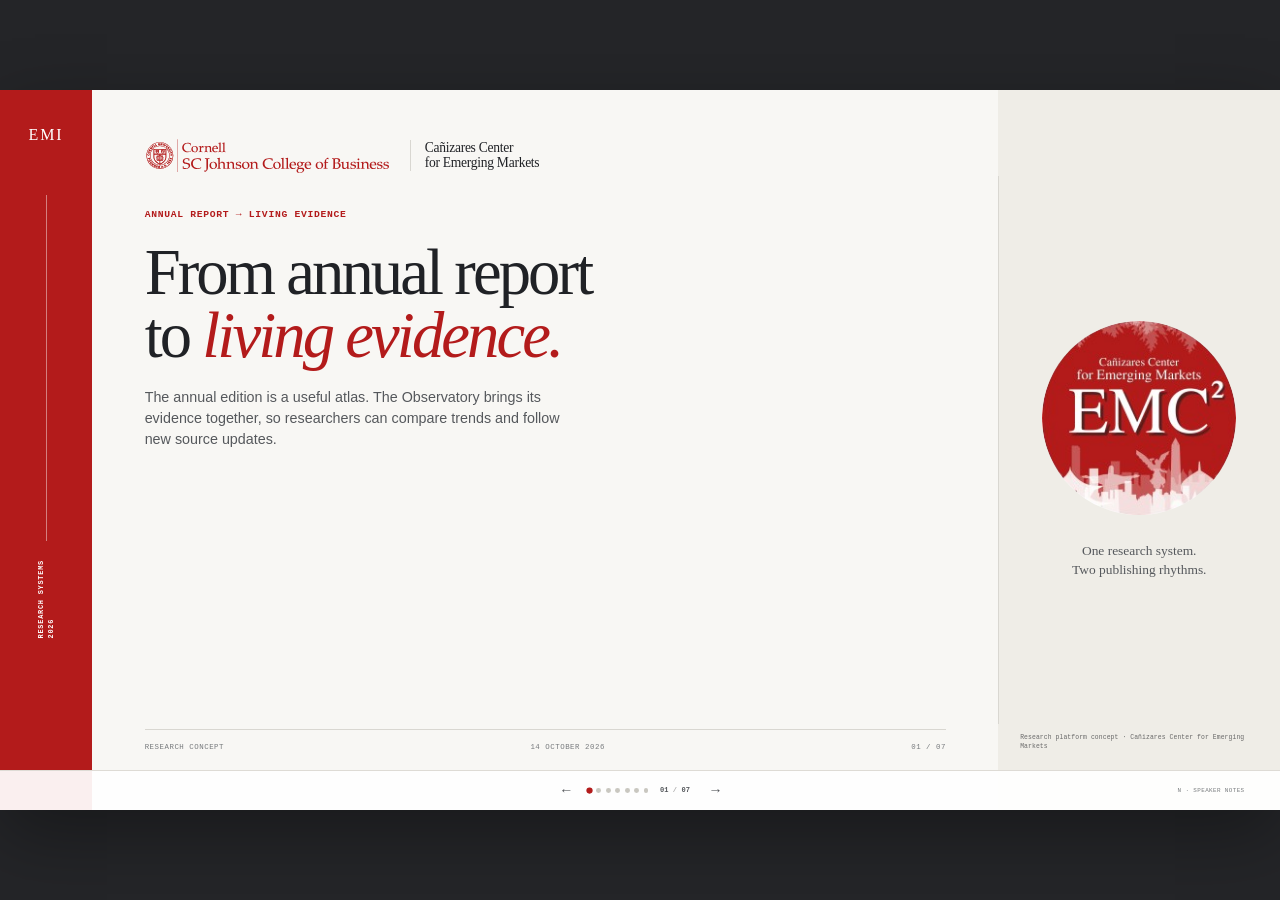
<file: index.html>
<!doctype html>
<html lang="en">
<head>
  <meta charset="utf-8">
  <meta name="viewport" content="width=device-width, initial-scale=1">
  <meta name="color-scheme" content="light">
  <meta name="description" content="A seven-slide project presentation of the Emerging Markets Insights Observatory.">
  <title>Emerging Markets Insights Observatory · Project presentation</title>
  <link rel="stylesheet" href="./deck.css">
  <script src="./deck.js" defer></script>
</head>
<body>
  <main class="deck" aria-label="Emerging Markets Insights Observatory presentation">
    <section class="slide slide-cover is-active" id="slide-1" data-slide="1" aria-labelledby="title-1">
      <div class="cover-rail"><span class="rail-mark">EMI</span><span class="rail-line"></span><span class="rail-caption">RESEARCH SYSTEMS<br>2026</span></div>
      <div class="cover-main">
        <header class="brand-lockup" aria-label="Cornell University"><img class="cornell-lockup" src="./assets/cornell-lockup.svg" alt="Cornell University · SC Johnson College of Business"><span class="lockup-placeholder" hidden aria-hidden="true"></span><span class="center-wordmark">Cañizares Center<br>for Emerging Markets</span></header>
        <p class="eyebrow">ANNUAL REPORT → LIVING EVIDENCE</p>
        <h1 id="title-1">From annual report<br>to <em>living evidence.</em></h1>
        <p class="cover-deck">The annual edition is a useful atlas. The Observatory brings its evidence together, so researchers can compare trends and follow new source updates.</p>
        <div class="cover-bottom"><span>RESEARCH CONCEPT</span><span>14 OCTOBER 2026</span><span>01 / 07</span></div>
      </div>
      <div class="cover-aside"><img class="center-emc2-logo" src="./assets/canizares-emc2.png" alt="EMC² · Cañizares Center for Emerging Markets"><p>One research system.<br>Two publishing rhythms.</p></div>
      <p class="slide-source cover-source">Research platform concept · Cañizares Center for Emerging Markets</p>
    </section>

    <section class="slide slide-evidence" id="slide-2" data-slide="2" aria-labelledby="title-2" hidden>
      <header class="slide-head"><p class="eyebrow">THE RESEARCH FOUNDATION</p><div class="slide-brand"><img class="cornell-slide-logo" src="./assets/cornell-lockup.svg" alt="Cornell University · SC Johnson College of Business"><span class="slide-index">02 / 07</span></div></header>
      <div class="evidence-layout">
        <div class="evidence-title"><h2 id="title-2">An annual atlas.<br><em>A living evidence base.</em></h2><p>The annual edition gives the research its frame. The Observatory keeps each source with its definition, date, and place in the analysis.</p></div>
        <div class="page-object" aria-label="Research archive with 177 pages and 13 chapter analyses"><div class="page-rules"></div><div class="page-stamp">EMI<br>2026</div><div class="page-count"><b>177</b><span>physical pages</span></div><div class="chapter-count"><b>13</b><span>chapters analyzed</span></div><div class="page-note">ANNUAL EDITION<br>THE RESEARCH FRAME</div></div>
        <div class="asset-column"><div class="asset-total"><span>CATALOGUED SOURCE ASSETS</span><strong>164</strong><small>in the project library</small></div><div class="asset-rule"></div><p>The Observatory will bring company profiles, M&amp;A transactions, and greenfield projects into searchable views. Filter by geography, sector, and year, then open each record with its details and source.</p><span class="status-pill">SOURCE · DEFINITION · DATE</span></div>
      </div>
      <footer class="slide-source">Sources: project research inventory (177 pages, 13 chapter analyses); <code>docs/DATA_ASSET_MANIFEST.json</code> and <code>verification/RELEASE_CHECK.json</code> (164 catalogued assets).</footer>
    </section>

    <section class="slide slide-experience" id="slide-3" data-slide="3" aria-labelledby="title-3" hidden>
      <header class="slide-head"><p class="eyebrow">WHY VISUALIZATION FIRST</p><div class="slide-brand"><img class="cornell-slide-logo" src="./assets/cornell-lockup.svg" alt="Cornell University · SC Johnson College of Business"><span class="slide-index">03 / 07</span></div></header>
      <div class="experience-grid">
        <div class="experience-copy"><h2 id="title-3">Let researchers<br><em>see the question.</em></h2><p>Start with a country, a metric, and a time window. Compare shape and coverage before writing the interpretation.</p><div class="control-stack"><div><small>ECONOMY</small><strong>Choose one or compare</strong><span>Country selector</span></div><div><small>MEASURE</small><strong>Indicators, projects and deals</strong><span>Units stay visible</span></div><div><small>TIME</small><strong>Choose a date range</strong><span>Adjustable range</span></div></div></div>
        <div class="chart-frame" aria-label="Illustrative interface diagram, no observations plotted"><div class="chart-toolbar"><div><span class="toolbar-dot"></span><span>FDI NET INFLOWS</span></div><span>LEVELS · CURRENT US$</span></div><div class="chart-body"><div class="chart-ylabels"><span>Higher</span><span></span><span></span><span>Lower</span></div><div class="chart-field"><div class="chart-gridline"></div><div class="chart-gridline"></div><div class="chart-gridline"></div><svg viewBox="0 0 600 300" role="img" aria-label="Schematic line, not real data"><path class="chart-path chart-path-one" d="M4 232 C74 206, 95 232, 146 185 S221 201, 272 153 S351 176, 403 119 S481 141, 596 62"/><path class="chart-path chart-path-two" d="M4 258 C76 245, 105 212, 148 226 S211 165, 271 191 S346 123, 407 151 S493 96, 596 108"/></svg><span class="schematic-label">SCHEMATIC · NO VALUES PLOTTED</span><div class="chart-xlabels"><span>2000</span><span>2010</span><span>2020</span><span>2025</span></div></div></div><div class="chart-legend"><span><i class="legend-red"></i>Selected economy</span><span><i class="legend-gray"></i>Comparison</span><span class="chart-hover">Hover · zoom · inspect</span></div><div class="chart-footnote">Missing values stay visible. Export uses the current filters and labels.</div></div>
        <aside class="experience-margin"><span>01</span><i></i><span>02</span><i></i><span>03</span></aside>
      </div>
      <footer class="slide-source">Sources: <code>app/data/current.json</code> and <code>docs/DATA_DICTIONARY.md</code>. Lines are illustrative. Company, deal and project views use the same source and date labels.</footer>
    </section>

    <section class="slide slide-pipeline" id="slide-4" data-slide="4" aria-labelledby="title-4" hidden>
      <header class="slide-head"><p class="eyebrow">HOW THE EVIDENCE TAKES SHAPE</p><div class="slide-brand"><img class="cornell-slide-logo" src="./assets/cornell-lockup.svg" alt="Cornell University · SC Johnson College of Business"><span class="slide-index">04 / 07</span></div></header>
      <div class="pipeline-heading source-heading"><h2 id="title-4">One observatory.<br><em>A full evidence ecosystem.</em></h2><p>The platform design combines macro, investment, company, deal, project, and trade data in one research workflow.</p></div>
      <div class="source-ecosystem" aria-label="Data sources in the platform design"><article class="source-family"><h3>Company intelligence</h3><p>S&amp;P Capital IQ · Fortune Global 500</p><p>SEC EDGAR · GLEIF</p><small>Profiles, revenue, rankings and company identity</small></article><article class="source-family"><h3>Investment flows</h3><p>UNCTAD Data Hub / WIR · IMF DIP</p><small>FDI flows and stocks; bilateral investment positions</small></article><article class="source-family"><h3>Projects &amp; deals</h3><p>FT fDi Markets · SDC / LSEG</p><small>Greenfield project announcements and M&amp;A transactions</small></article><article class="source-family"><h3>Economic context</h3><p>World Bank · IMF · OECD</p><small>GDP, population, macroeconomic series and forecasts</small></article><article class="source-family"><h3>Trade &amp; country detail</h3><p>UN Comtrade · WTO</p><p>Brazil Comex Stat / BCB · China MOFCOM</p><small>Trade by partner and product; country investment detail</small></article><article class="source-family"><h3>Capabilities &amp; transitions</h3><p>WIPO GII · UNESCO UIS · WGI / TI CPI</p><p>SIPRI · IRENA</p><small>Innovation, education, governance, defense and energy</small></article></div>
      <div class="source-ribbon"><b>NEWS CONTEXT</b><span>GDELT signals help researchers discover events and return to the underlying evidence.</span></div>
      <footer class="slide-source">Source ecosystem: LIVE_EMI_STRATEGY.md, source register. Each provider keeps its definitions, observation periods and provenance.</footer>
    </section>

    <section class="slide slide-automation" id="slide-5" data-slide="5" aria-labelledby="title-5" hidden>
      <header class="slide-head"><p class="eyebrow">SOURCE-PACED AUTOMATION</p><div class="slide-brand"><img class="cornell-slide-logo" src="./assets/cornell-lockup.svg" alt="Cornell University · SC Johnson College of Business"><span class="slide-index">05 / 07</span></div></header>
      <div class="automation-heading"><h2 id="title-5">Annual baseline.<br><em>Updates as sources change.</em></h2><p>The annual edition remains the reference. The Observatory can follow each provider's publishing rhythm.</p></div>
      <div class="automation-rhythm"><div class="rhythm-date"><span>SOURCE-PACED</span><b>LIVE</b><strong>As data change</strong><small>API · schedule · event</small></div><div class="automation-steps"><article><small>01 · CHECK</small><b>Look for revised source data</b><span>Keep the source's observation frequency intact</span></article><article><small>02 · PREPARE</small><b>Build a dated snapshot</b><span>Carry definitions, units, and source dates</span></article><article><small>03 · RETAIN</small><b>Keep each version addressable</b><span>Return to a prior snapshot for a pinned view</span></article><article><small>04 · PUBLISH</small><b>Seal data and publish the experience</b><span>Keep source material protected in the library</span></article></div></div>
      <div class="automation-caveat"><b>STACK</b><span>Platform design: Python · FastAPI · PostgreSQL · Dagster · Plotly · GitHub Actions · HTML/CSS/JavaScript.</span></div>
      <footer class="slide-source">Sources: <code>.github/workflows/pages.yml</code>, <code>docs/ARCHITECTURE.md</code>, <code>docs/DATA_DICTIONARY.md</code>. Automation follows each provider’s publishing rhythm; observations retain their original frequency.</footer>
    </section>

    <section class="slide slide-questions" id="slide-6" data-slide="6" aria-labelledby="title-6" hidden>
      <header class="slide-head"><p class="eyebrow">PRIVATE INTERACTION, SHARED EVIDENCE</p><div class="slide-brand"><img class="cornell-slide-logo" src="./assets/cornell-lockup.svg" alt="Cornell University · SC Johnson College of Business"><span class="slide-index">06 / 07</span></div></header>
      <div class="question-layout"><div class="question-intro"><h2 id="title-6">Ask the chatbot.<br><em>Follow the evidence.</em></h2><p>The Observatory will include a chatbot for questions about countries, companies, M&amp;A, and greenfield projects. Answers will cite the same evidence shown in the charts.</p><div class="boundary-stamp">SOURCE<br>UNIT<br>OBSERVATION PERIOD</div></div><div class="query-card"><div class="query-header"><span>ASK THE OBSERVATORY CHATBOT</span><span class="snapshot-id">wb-8d80…4cec</span></div><div class="query-input">Which economies had the highest FDI inflows in the selected years?<b>↵</b></div><div class="query-state"><div class="state-icon">✓</div><div><small>ANSWER WITH SOURCES</small><strong>Same filters and snapshot as the visual view.</strong><p>Source, unit, missing-value context, and period stay with the result.</p></div></div><div class="query-divider"></div><div class="unsupported"><span class="unsupported-mark">↗</span><div><small>RETURN TO THE RESEARCH</small><p>Compare the answer with the chart, then read the annual edition for context.</p></div></div><div class="query-baseline"><span>ASK IN PLAIN LANGUAGE</span><span>CHARTS + REPORT</span><span>CITED SOURCES</span></div></div></div>
      <footer class="slide-source">Sources: <code>README.md</code>, <code>docs/ARCHITECTURE.md</code>, <code>verification/DATA_VERIFICATION.json</code>.</footer>
    </section>

    <section class="slide slide-readiness" id="slide-7" data-slide="7" aria-labelledby="title-7" hidden>
      <header class="slide-head"><p class="eyebrow">ONE RESEARCH SYSTEM · TWO PUBLISHING RHYTHMS</p><div class="slide-brand"><img class="cornell-slide-logo" src="./assets/cornell-lockup.svg" alt="Cornell University · SC Johnson College of Business"><span class="slide-index">07 / 07</span></div></header>
      <div class="readiness-title"><h2 id="title-7">One research system.<br><em>Two publishing rhythms.</em></h2><p>An annual edition gives the work its frame. A source-paced Observatory keeps evidence in motion.</p></div>
      <div class="readiness-board"><article class="readiness-column ready"><span class="column-label"><i></i>LIVE INTELLIGENCE</span><div class="big-proof">↗</div><h3>Follow the source</h3><p>Bring updated source snapshots into view at the cadence each provider allows.</p><div class="column-bottom">Version each snapshot for repeatable comparisons</div></article><article class="readiness-column next"><span class="column-label"><i></i>ANNUAL REFERENCE</span><div class="next-mark">✳</div><h3>Keep the annual edition</h3><p>Use the report as the editorial map. Chapters frame the questions; exhibits anchor the analysis.</p><div class="column-bottom">Read an edition beside evolving evidence</div></article><article class="readiness-column ready"><span class="column-label"><i></i>EXPLAINABLE ANSWERS</span><div class="big-proof">↗</div><h3>A chatbot with sources</h3><p>Ask a question about a chart or record. The chatbot will explain the comparison and cite its evidence.</p><div class="column-bottom">From source to comparison to interpretation</div></article></div>
      <div class="closing-line"><span>ANNUAL EDITION</span><i></i><b>CONTINUOUS OBSERVATORY</b></div>
      <footer class="slide-source">Concept based on the project's annual World Bank snapshot, source catalog, and report research inventory.</footer>
    </section>
    <div class="deck-ui" aria-label="Slide navigation">
      <button class="nav-button previous" type="button" aria-label="Previous slide">←</button>
      <div class="slide-dots" role="navigation" aria-label="Choose a slide"></div>
      <div class="slide-counter" aria-live="polite"><span id="current-slide">01</span><i>/</i><span>07</span></div>
      <button class="nav-button next" type="button" aria-label="Next slide">→</button>
      <button class="notes-hint" type="button" aria-label="Open speaker notes" aria-controls="notes-panel" aria-expanded="false">N · SPEAKER NOTES</button>
    </div>
    <aside class="notes-panel" id="notes-panel" aria-label="Speaker notes" hidden><div class="notes-panel-head"><span>SPEAKER NOTES</span><button type="button" class="notes-close" aria-label="Close speaker notes">×</button></div><p id="notes-text"></p></aside>
    <div class="sr-only" aria-live="polite" id="announcement"></div>
  </main>
</body>
</html>
</file>
<file: deck.css>
@charset "utf-8";
:root{--red:#B31B1B;--red-dark:#8F1717;--ink:#202226;--ink-soft:#55585C;--paper:#F8F7F4;--white:#FFF;--rule:#D9D7D1;--soft:#EDEBE6;--muted:#777A7D;--green:#477463;--amber:#A87231;--display:Georgia,"Times New Roman",serif;--sans:Arial,Helvetica,sans-serif;--mono:"SFMono-Regular",Consolas,"Liberation Mono",monospace;--motion-fast:180ms;--motion-base:360ms;--motion-ease:cubic-bezier(.2,.7,.2,1);--slide-w:1600;--slide-h:900}
*{box-sizing:border-box}html,body{width:100%;height:100%;margin:0;background:#242528;color:var(--ink);font-family:var(--sans)}body{display:grid;place-items:center;overflow:hidden}.deck{width:min(100vw,177.7778vh);height:min(100vh,56.25vw);aspect-ratio:16/9;position:relative;overflow:hidden;background:var(--paper);box-shadow:0 24px 70px #0005;container-type:inline-size}.slide{position:absolute;inset:0;overflow:hidden;padding:5.25cqw 6.1cqw 5.7cqw;background:var(--paper);opacity:0;visibility:hidden;transform:translateY(1.2cqw);transition:opacity var(--motion-base) var(--motion-ease),transform var(--motion-base) var(--motion-ease),visibility var(--motion-base)}.slide.is-active{opacity:1;visibility:visible;transform:translateY(0);z-index:1}.slide[hidden]{display:none}.slide-head{display:flex;align-items:center;justify-content:space-between;border-bottom:1px solid var(--rule);padding-bottom:.75cqw}.eyebrow,.slide-index,.slide-source,.cover-bottom,.lane-kicker,.asset-total>span,.page-note,.query-header,.query-state small,.unsupported small,.query-baseline,.chart-toolbar,.chart-footnote,.chart-legend,.control-stack small,.column-label,.column-bottom,.deployment-item>span,.deployment-item small,.notes-panel-head,.notes-hint{font-family:var(--mono);letter-spacing:.07em}.eyebrow{font-size:.69cqw;font-weight:700;color:var(--red);margin:0}.slide-index{font-size:.61cqw;color:var(--muted)}h1,h2,h3,p{margin-top:0}h1,h2{font-family:var(--display);font-weight:400;letter-spacing:-.045em}h2{font-size:3.05cqw;line-height:1.06;margin:0 0 1.1cqw}h2 em,h1 em{color:var(--red);font-weight:400}p{line-height:1.48}.slide-source{position:absolute;left:6.1cqw;right:6.1cqw;bottom:2.1cqw;color:var(--muted);font-size:.52cqw;letter-spacing:.015em;line-height:1.4}.slide-source code{font-family:var(--mono);font-size:.95em;color:var(--ink-soft)}
/* Cover */
.slide-cover{padding:0;display:grid;grid-template-columns:7.2cqw 1fr 22cqw;grid-template-rows:1fr;visibility:visible}.slide-cover.is-active{display:grid}.cover-rail{background:var(--red);color:white;display:flex;flex-direction:column;align-items:center;padding:2.8cqw 0}.rail-mark{font-family:var(--display);font-size:1.25cqw;letter-spacing:.12em}.rail-line{width:1px;height:27cqw;background:#ffffff70;margin:4cqw 0 1.5cqw}.rail-caption{writing-mode:vertical-rl;transform:rotate(180deg);font:600 .54cqw/1.5 var(--mono);letter-spacing:.11em}.cover-main{padding:3.4cqw 4.1cqw 2.55cqw;display:flex;flex-direction:column;position:relative}.brand-lockup{height:3.4cqw;display:flex;align-items:flex-start}.cornell-lockup{max-width:15.5cqw;max-height:2.2cqw;object-fit:contain;object-position:left top}.lockup-placeholder{display:inline-flex;align-items:baseline;gap:.75cqw;padding:.25cqw .45cqw;border:1px dashed #aaa;font:700 .69cqw var(--mono);letter-spacing:.04em;color:var(--ink-soft)}.lockup-placeholder i{font:italic .52cqw var(--sans);letter-spacing:0;color:var(--muted)}.cover-main .eyebrow{margin-top:2.4cqw;font-size:.76cqw}.cover-main h1{font-size:5.05cqw;line-height:.97;margin:1.5cqw 0 1.6cqw}.cover-deck{font:1.12cqw/1.45 var(--sans);color:var(--ink-soft);max-width:34cqw;margin:0}.cover-bottom{margin-top:auto;display:flex;justify-content:space-between;border-top:1px solid var(--rule);padding-top:1cqw;font-size:.58cqw;color:var(--muted)}.cover-aside{background:#EFEDE7;display:flex;flex-direction:column;justify-content:center;align-items:center;padding:2cqw;position:relative}.cover-aside:before{content:"";position:absolute;left:0;top:12%;bottom:12%;width:1px;background:var(--rule)}.orbit{width:15.2cqw;height:15.2cqw;border:1px solid #c9c5bb;border-radius:50%;position:relative;display:grid;place-items:center}.orbit:before,.orbit:after{content:"";position:absolute;border:1px solid #d5d1c7;border-radius:50%}.orbit:before{inset:1.8cqw}.orbit:after{inset:3.7cqw}.orbit span{position:absolute;inset:0;border-radius:50%;border:1px solid transparent;border-top-color:var(--red);transform:rotate(45deg)}.orbit span:nth-child(2){transform:rotate(135deg);border-top-color:#8D8A82}.orbit span:nth-child(3){inset:2.6cqw;transform:rotate(220deg);border-top-color:#c1bcb1}.orbit b{font:700 .72cqw/1.3 var(--mono);letter-spacing:.04em;text-align:center;color:var(--ink-soft);text-transform:uppercase}.cover-aside>p{font:1.05cqw/1.38 var(--display);text-align:center;margin:2.1cqw 0 0;color:var(--ink-soft)}.cover-source{left:auto;right:1.6cqw;bottom:1.5cqw;width:18.7cqw;color:#666;font-size:.46cqw}
/* Evidence */
.evidence-layout{display:grid;grid-template-columns:1.1fr .86fr .85fr;gap:4.5cqw;align-items:center;height:70%;padding-top:1.9cqw}.evidence-title h2{font-size:3.6cqw}.evidence-title p{font-size:.93cqw;color:var(--ink-soft);max-width:24cqw}.page-object{height:24cqw;max-height:30cqw;background:#fff;border:1px solid #d3d0c7;box-shadow:1cqw 1cqw 0 #dedbd3;padding:2cqw 1.8cqw;position:relative;display:flex;flex-direction:column;justify-content:flex-end}.page-rules{position:absolute;inset:2cqw 1.8cqw auto;height:7.5cqw;background:repeating-linear-gradient(to bottom,transparent 0,transparent .63cqw,#e4e1da .63cqw,#e4e1da .68cqw)}.page-stamp{position:absolute;right:1.8cqw;top:1.7cqw;border:1px solid var(--red);color:var(--red);font:700 .56cqw/1.3 var(--mono);padding:.35cqw .5cqw;transform:rotate(4deg)}.page-count,.chapter-count{display:flex;align-items:baseline;gap:.65cqw;position:relative}.page-count b{font:4.1cqw var(--display);color:var(--red)}.page-count span,.chapter-count span{font:600 .72cqw var(--mono);color:var(--ink-soft)}.chapter-count{border-top:1px solid var(--rule);padding-top:.8cqw;margin-top:.45cqw}.chapter-count b{font:2.1cqw var(--display)}.page-note{position:absolute;left:1.8cqw;top:10.5cqw;color:var(--muted);font-size:.47cqw;line-height:1.5}.asset-column{padding-left:1cqw}.asset-total{display:flex;flex-direction:column;gap:.42cqw}.asset-total>span{font-size:.57cqw;color:var(--muted)}.asset-total strong{font:5.15cqw var(--display);letter-spacing:-.06em}.asset-total small{font-size:.78cqw;color:var(--ink-soft)}.asset-rule{height:1px;background:var(--rule);margin:1.35cqw 0}.asset-column>p{font-size:.76cqw;color:var(--ink-soft);line-height:1.55}.status-pill{display:inline-block;color:var(--green);font:700 .5cqw var(--mono);letter-spacing:.04em;border:1px solid #9bb7a9;padding:.42cqw .55cqw;margin-top:.4cqw}
/* Portfolio */
.portfolio-heading{display:flex;align-items:flex-end;justify-content:space-between;padding:2cqw 0 1.4cqw}.portfolio-heading h2{font-size:2.74cqw;margin:0}.portfolio-heading p{width:22cqw;margin:0 1cqw .35cqw 2cqw;color:var(--ink-soft);font-size:.75cqw}.portfolio-columns{display:grid;grid-template-columns:repeat(3,1fr);gap:1.1cqw;height:49%;}.source-lane{background:#fff;border:1px solid var(--rule);padding:1.45cqw 1.55cqw;display:flex;flex-direction:column;position:relative}.source-live{border-top:3px solid var(--red)}.source-gated{background:#F0EEE9}.lane-kicker{font-size:.51cqw;color:var(--muted);display:flex;align-items:center;gap:.5cqw}.lane-dot{width:.46cqw;height:.46cqw;border-radius:50%;background:var(--green)}.dot-muted{background:#9d9b95}.dot-outline{background:transparent;border:1px solid var(--amber)}.source-lane h3{font:2.05cqw/1.03 var(--display);letter-spacing:-.035em;margin:1.05cqw 0 .75cqw}.source-lane p{font-size:.68cqw;line-height:1.45;color:var(--ink-soft);max-width:19cqw;margin-bottom:.9cqw}.metric-chips{display:flex;flex-wrap:wrap;gap:.3cqw}.metric-chips span{padding:.35cqw .45cqw;background:#F5F1EB;color:#524E49;font:600 .48cqw var(--mono)}.lane-footer{margin-top:auto;display:flex;align-items:baseline;justify-content:space-between;padding-top:.75cqw;border-top:1px solid var(--rule);font-size:.58cqw;color:var(--ink-soft)}.lane-footer b{font:700 .59cqw var(--mono);color:var(--ink)}.asset-glyphs{display:grid;grid-template-columns:1fr 1fr;gap:.35cqw;margin-top:.25cqw}.asset-glyphs span,.feed-list span{border:1px solid var(--rule);padding:.39cqw .48cqw;font:600 .48cqw var(--mono);color:var(--ink-soft)}.feed-list{display:flex;flex-direction:column;gap:.35cqw;margin-top:.25cqw}.feed-list span{background:#fff}
/* Experience */
.experience-grid{display:grid;grid-template-columns:.86fr 1.25fr .08fr;gap:3cqw;align-items:center;height:78%;padding-top:1.2cqw}.experience-copy h2{font-size:2.8cqw}.experience-copy>p{font-size:.78cqw;color:var(--ink-soft);max-width:22cqw}.control-stack{margin-top:1.4cqw;display:flex;flex-direction:column;gap:.52cqw}.control-stack>div{display:grid;grid-template-columns:4.7cqw 1fr;align-items:center;background:#fff;border:1px solid var(--rule);padding:.61cqw .72cqw}.control-stack small{font-size:.46cqw;color:var(--red);grid-row:span 2}.control-stack strong{font:600 .7cqw var(--sans)}.control-stack span{font-size:.53cqw;color:var(--muted);margin-top:.16cqw}.chart-frame{background:#fff;border:1px solid var(--rule);box-shadow:.55cqw .65cqw 0 #e5e2db;padding:1.1cqw 1.15cqw}.chart-toolbar{display:flex;justify-content:space-between;border-bottom:1px solid var(--soft);padding-bottom:.7cqw;font-size:.49cqw;color:var(--muted)}.chart-toolbar>div{display:flex;gap:.4cqw;align-items:center;color:var(--ink);font-weight:700}.toolbar-dot{width:.35cqw;height:.35cqw;background:var(--red);border-radius:50%}.chart-body{display:grid;grid-template-columns:3.1cqw 1fr;height:16.7cqw;padding-top:.8cqw}.chart-ylabels{display:flex;flex-direction:column;justify-content:space-between;padding:0 .55cqw .8cqw 0;color:var(--muted);font: .45cqw var(--mono)}.chart-field{position:relative;border-left:1px solid #c8c5bd;border-bottom:1px solid #c8c5bd}.chart-gridline{position:absolute;left:0;right:0;border-top:1px dashed #e6e4de}.chart-gridline:nth-child(1){top:25%}.chart-gridline:nth-child(2){top:50%}.chart-gridline:nth-child(3){top:75%}.chart-field svg{width:100%;height:90%;position:absolute;inset:0}.chart-path{fill:none;stroke-width:3;vector-effect:non-scaling-stroke}.chart-path-one{stroke:var(--red)}.chart-path-two{stroke:#8D9293;stroke-width:2}.schematic-label{position:absolute;left:50%;top:44%;transform:translate(-50%,-50%);font:700 .48cqw var(--mono);letter-spacing:.08em;color:#6F7173;background:#ffffffd9;padding:.35cqw .5cqw}.chart-xlabels{position:absolute;left:0;right:0;bottom:-1.02cqw;display:flex;justify-content:space-between;font: .45cqw var(--mono);color:var(--muted)}.chart-legend{display:flex;gap:1.1cqw;align-items:center;font-size:.47cqw;color:var(--ink-soft);padding-top:1.3cqw}.chart-legend span{display:flex;align-items:center;gap:.35cqw}.chart-legend i{width:.65cqw;height:2px;display:inline-block}.legend-red{background:var(--red)}.legend-gray{background:#8D9293}.chart-legend .chart-hover{margin-left:auto;color:var(--red)}.chart-footnote{font-size:.45cqw;color:var(--muted);border-top:1px solid var(--soft);padding-top:.6cqw;margin-top:.7cqw;letter-spacing:.02em}.experience-margin{height:70%;display:flex;flex-direction:column;align-items:center;justify-content:center;gap:.8cqw;color:var(--muted);font: .46cqw var(--mono)}.experience-margin i{width:1px;height:2.4cqw;background:var(--rule)}
/* Questions */
.question-layout{display:grid;grid-template-columns:.76fr 1.15fr;gap:6.5cqw;align-items:center;height:77%;padding:1.1cqw 3.1cqw}.question-intro h2{font-size:3.3cqw}.question-intro>p{max-width:22cqw;color:var(--ink-soft);font-size:.84cqw}.boundary-stamp{display:inline-block;border:1px solid var(--red);padding:.65cqw .8cqw;margin-top:1.2cqw;color:var(--red);font:700 .55cqw/1.75 var(--mono);letter-spacing:.055em;transform:rotate(-2deg)}.query-card{background:#fff;border:1px solid var(--rule);box-shadow:.8cqw .9cqw 0 #e6e2da;padding:1.65cqw 1.8cqw}.query-header{display:flex;justify-content:space-between;font-size:.5cqw;color:var(--muted);border-bottom:1px solid var(--soft);padding-bottom:.8cqw}.snapshot-id{color:var(--green)}.query-input{margin:1.1cqw 0 1.35cqw;border:1px solid #c9c5bc;background:#FDFCF9;padding:.85cqw 1cqw;display:flex;justify-content:space-between;gap:1cqw;align-items:center;font: .85cqw/1.4 var(--sans);color:#47494b}.query-input b{background:var(--red);color:#fff;padding:.3cqw .58cqw;font:700 .8cqw var(--sans)}.query-state{display:grid;grid-template-columns:2.25cqw 1fr;gap:.8cqw;align-items:start}.state-icon{width:1.75cqw;height:1.75cqw;display:grid;place-items:center;border-radius:50%;background:#e6efe9;color:var(--green);font:700 .95cqw var(--sans)}.query-state small,.unsupported small{font-size:.48cqw;color:var(--green)}.query-state strong{display:block;margin:.4cqw 0;font-size:.72cqw}.query-state p{font-size:.62cqw;color:var(--ink-soft);margin:0}.query-divider{height:1px;background:var(--soft);margin:1.15cqw 0}.unsupported{display:grid;grid-template-columns:2.25cqw 1fr;gap:.8cqw;align-items:start}.unsupported-mark{width:1.65cqw;height:1.65cqw;border:1px solid #D8B78E;border-radius:50%;display:grid;place-items:center;color:var(--amber);font:700 .8cqw var(--sans)}.unsupported small{color:var(--amber)}.unsupported p{font-size:.62cqw;color:var(--ink-soft);margin:.35cqw 0 0;line-height:1.5}.unsupported b{color:var(--ink)}.query-baseline{display:flex;justify-content:space-between;border-top:1px solid var(--soft);margin-top:1.15cqw;padding-top:.7cqw;color:var(--muted);font-size:.44cqw}
/* Pipeline */
.pipeline-heading{display:flex;justify-content:space-between;align-items:flex-end;padding:1.75cqw 0 1.4cqw}.pipeline-heading h2{font-size:2.9cqw;margin:0}.pipeline-heading p{width:24cqw;font-size:.75cqw;color:var(--ink-soft);margin:0 1cqw .25cqw 2cqw}.pipeline-track{display:flex;align-items:center;justify-content:space-between;background:#fff;border:1px solid var(--rule);padding:1.2cqw 1.6cqw}.pipeline-step{flex:1;display:grid;grid-template-columns:1.6cqw 1fr;column-gap:.55cqw;align-items:center;min-height:4.9cqw}.step-no{grid-row:span 2;color:var(--red);font:700 .52cqw var(--mono);align-self:start;padding-top:.22cqw}.pipeline-step b{font:1.02cqw/1.05 var(--display)}.pipeline-step small{font-size:.52cqw;line-height:1.4;color:var(--muted);margin-top:.4cqw}.step-strong{background:#F7EFEB;outline:1px solid #e4c2b7;padding:.75cqw .8cqw}.flow-arrow{font:1.3cqw var(--sans);color:var(--red);padding:0 .9cqw}.deployment-band{display:grid;grid-template-columns:repeat(4,1fr);margin-top:1.25cqw;border-top:1px solid var(--rule);border-bottom:1px solid var(--rule)}.deployment-item{padding:1cqw .9cqw;display:flex;flex-direction:column;gap:.42cqw;border-right:1px solid var(--rule)}.deployment-item:first-child{padding-left:0}.deployment-item:last-child{border:0}.deployment-item>span{font-size:.46cqw;color:var(--muted)}.deployment-item b{font-size:.69cqw}.deployment-item small{font-size:.48cqw;line-height:1.45;letter-spacing:0;color:var(--ink-soft)}
/* Readiness */
.readiness-title{display:flex;justify-content:space-between;align-items:flex-end;padding:1.55cqw 0 1.45cqw}.readiness-title h2{font-size:2.9cqw;margin:0}.readiness-title>p{width:24cqw;font-size:.75cqw;color:var(--ink-soft);margin:0 1cqw .25cqw 2cqw}.readiness-board{display:grid;grid-template-columns:repeat(3,1fr);gap:1cqw;height:43%;}.readiness-column{background:#fff;border:1px solid var(--rule);padding:1.25cqw 1.35cqw;display:flex;flex-direction:column;position:relative}.readiness-column.ready{border-top:3px solid var(--green)}.readiness-column.next{border-top:3px solid var(--red)}.readiness-column.gated{background:#F0EEE9;border-top:3px solid #9A968C}.column-label{display:flex;align-items:center;gap:.45cqw;font-size:.48cqw;color:var(--muted)}.column-label i{width:.42cqw;height:.42cqw;border-radius:50%;background:var(--green)}.next .column-label i{background:var(--red)}.gated .column-label i{background:#9A968C}.big-proof{font:3.8cqw/1 var(--display);margin:1.2cqw 0 .35cqw;color:var(--green)}.big-proof span{font:1cqw var(--display);color:#8B9691}.next-mark,.gate-mark{font:3.8cqw/1 var(--display);margin:1.2cqw 0 .35cqw;color:var(--red)}.gate-mark{color:#77746d}.readiness-column h3{font:1.35cqw var(--display);margin:0 0 .5cqw}.readiness-column p{font-size:.62cqw;line-height:1.42;color:var(--ink-soft);max-width:19cqw;margin:0}.column-bottom{margin-top:auto;border-top:1px solid var(--rule);padding-top:.62cqw;color:var(--ink-soft);font-size:.48cqw;line-height:1.35}.closing-line{display:flex;align-items:center;gap:.8cqw;margin-top:1.45cqw;color:var(--muted);font:700 .48cqw var(--mono);letter-spacing:.06em}.closing-line i{height:1px;width:4.8cqw;background:var(--red)}.closing-line b{color:var(--red)}
/* Navigation and notes */
.deck-ui{position:absolute;z-index:5;left:0;right:0;bottom:0;height:3.15cqw;display:flex;align-items:center;justify-content:center;gap:.65cqw;padding:0 2.2cqw;background:#ffffffed;border-top:1px solid #dedbd5}.nav-button{border:1px solid transparent;background:transparent;color:var(--ink-soft);width:2.05cqw;height:2.05cqw;font-size:1.1cqw;cursor:pointer;transition:background var(--motion-fast),color var(--motion-fast),transform var(--motion-fast)}.nav-button:hover{background:var(--red);color:#fff;transform:translateY(-1px)}.nav-button:focus-visible,.slide-dot:focus-visible,.notes-close:focus-visible{outline:2px solid var(--red);outline-offset:2px}.slide-dots{display:flex;align-items:center;gap:.36cqw}.slide-dot{width:.38cqw;height:.38cqw;padding:0;border:0;border-radius:50%;background:#c9c7c0;cursor:pointer;transition:background var(--motion-fast),transform var(--motion-fast)}.slide-dot[aria-current="true"]{background:var(--red);transform:scale(1.25)}.slide-counter{font:700 .55cqw var(--mono);color:var(--ink-soft);display:flex;gap:.35cqw;margin:0 .25cqw}.slide-counter i{font-style:normal;color:#aaa}.notes-hint{position:absolute;right:2.3cqw;border:0;background:transparent;cursor:pointer;font-size:.46cqw;color:var(--muted)}.notes-panel{position:absolute;z-index:6;right:2.4cqw;bottom:4cqw;width:27cqw;max-height:42cqw;overflow:auto;background:#fff;border:1px solid var(--rule);box-shadow:0 .6cqw 2cqw #0002;padding:1.15cqw 1.3cqw}.notes-panel[hidden]{display:none}.notes-panel-head{display:flex;justify-content:space-between;align-items:center;color:var(--red);font-weight:700;font-size:.5cqw}.notes-close{border:0;background:none;font-size:1.2cqw;cursor:pointer}.notes-panel p{font-size:.68cqw;line-height:1.5;color:var(--ink-soft);margin:.75cqw 0 0}.sr-only{position:absolute;width:1px;height:1px;padding:0;margin:-1px;overflow:hidden;clip:rect(0,0,0,0);white-space:nowrap;border:0}
@media(max-width:760px){body{display:block;overflow:auto}.deck{width:100vw;height:100svh;aspect-ratio:auto;box-shadow:none}.slide{overflow:auto;padding:8vw 7vw 18vw}.slide-head{padding-bottom:2vw}.eyebrow{font-size:2.5vw}.slide-index{font-size:2.2vw}h2{font-size:8vw;margin-bottom:3vw}.slide-source{left:7vw;right:7vw;bottom:14vw;font-size:1.8vw}.slide-cover{padding:0;grid-template-columns:12vw 1fr;grid-template-rows:1fr 18vw}.cover-rail{grid-row:1/3;padding:8vw 0}.rail-mark{font-size:3vw}.rail-line{height:28vw;margin:10vw 0 4vw}.rail-caption{font-size:1.8vw}.cover-main{padding:8vw 6vw}.brand-lockup{height:8vw}.lockup-placeholder{font-size:2.2vw;padding:.8vw 1vw;gap:1.5vw}.lockup-placeholder i{font-size:1.7vw}.cornell-lockup{max-width:42vw;max-height:7vw}.cover-main .eyebrow{font-size:2.3vw;margin-top:9vw}.cover-main h1{font-size:12vw;margin:4vw 0}.cover-deck{font-size:3.6vw;max-width:75vw}.cover-bottom{font-size:1.65vw;padding-top:2.2vw}.cover-aside{grid-column:2;grid-row:2;display:none}.cover-source{left:16vw;right:6vw;bottom:5vw;width:auto;font-size:1.55vw}.evidence-layout{height:auto;padding-top:8vw;grid-template-columns:1fr 1fr;gap:5vw}.evidence-title{grid-column:1/3}.evidence-title h2{font-size:10vw}.evidence-title p{font-size:3.2vw;max-width:80vw}.page-object{height:58vw;max-height:none;padding:5vw}.page-rules{inset:5vw 5vw auto;height:18vw;background:repeating-linear-gradient(to bottom,transparent 0,transparent 1.5vw,#e4e1da 1.5vw,#e4e1da 1.65vw)}.page-stamp{font-size:1.8vw;top:4vw;right:4vw}.page-count b{font-size:12vw}.page-count span,.chapter-count span{font-size:2.2vw}.chapter-count b{font-size:6vw}.page-note{left:5vw;top:25vw;font-size:1.7vw}.asset-column{padding:0}.asset-total>span{font-size:1.8vw}.asset-total strong{font-size:13vw}.asset-total small{font-size:2.5vw}.asset-rule{margin:3vw 0}.asset-column>p{font-size:2.4vw}.status-pill{font-size:1.6vw;padding:1.1vw}.portfolio-heading{display:block;padding:7vw 0 4vw}.portfolio-heading h2{font-size:7vw}.portfolio-heading p{width:auto;margin:2vw 0;font-size:2.5vw}.portfolio-columns{height:auto;grid-template-columns:1fr;gap:2vw}.source-lane{padding:4vw;min-height:51vw}.lane-kicker{font-size:1.7vw}.lane-dot{width:1.6vw;height:1.6vw}.source-lane h3{font-size:7vw;margin:3vw 0}.source-lane p{font-size:2.5vw;max-width:80vw}.metric-chips{gap:1vw}.metric-chips span,.asset-glyphs span,.feed-list span{font-size:1.9vw;padding:1.3vw}.lane-footer{font-size:2vw;padding-top:2vw}.lane-footer b{font-size:2vw}.asset-glyphs{gap:1vw}.feed-list{gap:1vw}.experience-grid{display:block;height:auto;padding:7vw 0}.experience-copy h2{font-size:7.5vw}.experience-copy>p{font-size:2.6vw;max-width:85vw}.control-stack{margin:4vw 0;gap:1.3vw}.control-stack>div{grid-template-columns:18vw 1fr;padding:2vw}.control-stack small{font-size:1.6vw}.control-stack strong{font-size:2.4vw}.control-stack span{font-size:1.9vw}.chart-frame{padding:3vw}.chart-toolbar{font-size:1.6vw;padding-bottom:2vw}.toolbar-dot{width:1.2vw;height:1.2vw}.chart-body{grid-template-columns:8vw 1fr;height:47vw;padding-top:2vw}.chart-ylabels,.chart-xlabels{font-size:1.6vw}.chart-xlabels{bottom:-3vw}.schematic-label{font-size:1.7vw;padding:1vw}.chart-legend{font-size:1.6vw;padding-top:4vw;gap:3vw}.chart-legend i{width:2.4vw}.chart-footnote{font-size:1.6vw;padding-top:2vw;margin-top:2vw}.experience-margin{display:none}.question-layout{display:block;height:auto;padding:7vw 0}.question-intro h2{font-size:9vw}.question-intro>p{font-size:2.6vw;max-width:83vw}.boundary-stamp{font-size:1.8vw;padding:2vw;margin:2vw 0 5vw}.query-card{padding:4vw}.query-header{font-size:1.7vw;padding-bottom:2vw}.query-input{font-size:2.6vw;padding:2vw;margin:3vw 0}.query-input b{font-size:2.5vw;padding:1vw 2vw}.query-state,.unsupported{grid-template-columns:6vw 1fr;gap:2vw}.state-icon,.unsupported-mark{width:5vw;height:5vw;font-size:2.6vw}.query-state small,.unsupported small{font-size:1.6vw}.query-state strong{font-size:2.4vw;margin:1vw 0}.query-state p,.unsupported p{font-size:2.2vw}.query-divider{margin:3vw 0}.query-baseline{font-size:1.4vw;margin-top:3vw;padding-top:2vw}.pipeline-heading{display:block;padding:7vw 0 4vw}.pipeline-heading h2{font-size:8vw}.pipeline-heading p{width:auto;margin:2vw 0;font-size:2.4vw}.pipeline-track{display:grid;grid-template-columns:1fr 8vw 1fr;gap:1vw;padding:3vw}.pipeline-step{min-height:15vw;grid-template-columns:5vw 1fr;gap:2vw}.step-no{font-size:1.7vw}.pipeline-step b{font-size:3.8vw}.pipeline-step small{font-size:1.8vw}.step-strong{padding:2vw}.flow-arrow{font-size:4vw;text-align:center;padding:0}.deployment-band{grid-template-columns:1fr 1fr;margin-top:4vw}.deployment-item{padding:3vw 2vw;border-bottom:1px solid var(--rule)}.deployment-item:first-child{padding-left:0}.deployment-item>span{font-size:1.5vw}.deployment-item b{font-size:2.3vw}.deployment-item small{font-size:1.6vw}.readiness-title{display:block;padding:7vw 0 4vw}.readiness-title h2{font-size:8vw}.readiness-title>p{width:auto;margin:2vw 0;font-size:2.4vw}.readiness-board{height:auto;grid-template-columns:1fr;gap:2vw}.readiness-column{padding:4vw;min-height:52vw}.column-label{font-size:1.7vw}.column-label i{width:1.5vw;height:1.5vw}.big-proof,.next-mark,.gate-mark{font-size:12vw;margin:3vw 0 1vw}.big-proof span{font-size:3vw}.readiness-column h3{font-size:5vw;margin-bottom:1vw}.readiness-column p{font-size:2.3vw;max-width:80vw}.column-bottom{font-size:1.8vw;padding-top:2vw}.closing-line{font-size:1.7vw;margin:4vw 0;gap:2vw}.closing-line i{width:8vw}.deck-ui{height:11vw;gap:2vw;padding:0 3vw}.nav-button{width:7vw;height:7vw;font-size:4vw}.slide-dots{gap:1.4vw}.slide-dot{width:1.5vw;height:1.5vw}.slide-counter{font-size:1.8vw;gap:1vw}.notes-hint{right:3vw;font-size:1.4vw}.notes-panel{right:3vw;bottom:13vw;width:70vw;max-height:60vh;padding:3vw}.notes-panel-head{font-size:1.8vw}.notes-close{font-size:4vw}.notes-panel p{font-size:2.5vw;margin-top:2vw}}
@media(prefers-reduced-motion:reduce){*,*::before,*::after{scroll-behavior:auto!important;transition-duration:.2s!important;animation-duration:.2s!important;animation-iteration-count:1!important}}
/* Scheduled source checks are presented as a cadence, not as observation frequency. */
.automation-heading{display:flex;align-items:flex-end;justify-content:space-between;padding:1.65cqw 0 1.35cqw}.automation-heading h2{font-size:2.9cqw;margin:0}.automation-heading p{width:25cqw;margin:0 1cqw .2cqw 2cqw;color:var(--ink-soft);font-size:.74cqw}.automation-rhythm{display:grid;grid-template-columns:.42fr 1.58fr;gap:1.4cqw;align-items:stretch}.rhythm-date{display:flex;flex-direction:column;align-items:center;justify-content:center;background:var(--red);color:#fff;padding:1cqw}.rhythm-date span{font:700 .47cqw var(--mono);letter-spacing:.08em}.rhythm-date b{font:2.2cqw var(--display);margin-top:.55cqw}.rhythm-date strong{font:1.1cqw var(--mono)}.rhythm-date small{font-size:.53cqw;margin-top:.5cqw;color:#fffC}.automation-steps{display:grid;grid-template-columns:1fr 1fr;gap:.55cqw}.automation-steps article{padding:.8cqw .9cqw;background:#fff;border:1px solid var(--rule);display:flex;flex-direction:column;gap:.33cqw}.automation-steps article small{font:700 .46cqw var(--mono);letter-spacing:.07em;color:var(--red)}.automation-steps article b{font-size:.66cqw;line-height:1.3}.automation-steps article span{font-size:.52cqw;color:var(--ink-soft);line-height:1.35}.automation-caveat{display:flex;align-items:center;justify-content:space-between;gap:1cqw;border-top:1px solid var(--rule);border-bottom:1px solid var(--rule);margin-top:1.1cqw;padding:.75cqw .15cqw}.automation-caveat b{font:700 .5cqw var(--mono);letter-spacing:.04em;color:var(--red)}.automation-caveat span{font-size:.59cqw;color:var(--ink-soft)}
@media(max-width:760px){.automation-heading{display:block;padding:7vw 0 4vw}.automation-heading h2{font-size:8vw}.automation-heading p{width:auto;margin:2vw 0;font-size:2.4vw}.automation-rhythm{grid-template-columns:.45fr 1.55fr;gap:2vw}.rhythm-date{padding:3vw}.rhythm-date span{font-size:1.5vw}.rhythm-date b{font-size:7vw;margin-top:2vw}.rhythm-date strong{font-size:3vw}.rhythm-date small{font-size:1.6vw;text-align:center}.automation-steps{gap:1vw}.automation-steps article{padding:2vw;gap:.7vw}.automation-steps article small{font-size:1.5vw}.automation-steps article b{font-size:2vw}.automation-steps article span{font-size:1.6vw}.automation-caveat{display:block;margin-top:3vw;padding:2vw .2vw}.automation-caveat b{font-size:1.55vw}.automation-caveat span{display:block;font-size:1.7vw;margin-top:1vw}}
.automation-heading h2{font-size:2.65cqw}
@media(max-width:760px){.automation-heading h2{font-size:7.4vw}}

@media(min-width:761px){.evidence-title p,.experience-copy>p,.question-intro>p,.pipeline-heading p,.automation-heading p,.readiness-title>p{font-size:1cqw}.automation-steps article b{font-size:.82cqw}.automation-steps article span{font-size:.66cqw}.readiness-column p{font-size:.8cqw}.column-bottom{font-size:.61cqw}}

/* Final presentation polish: official identity and readable source credits. */
.lockup-placeholder[hidden],.cornell-lockup[hidden]{display:none!important}
@media(min-width:761px){.slide-source{bottom:4cqw;color:#686868;font-size:.58cqw}.cover-source{bottom:4cqw;font-size:.5cqw}.cover-main{padding-bottom:4.6cqw}}

.brand-lockup{gap:1.2cqw;align-items:center}.center-wordmark{font:1.06cqw/1.15 var(--display);color:var(--ink);border-left:1px solid var(--rule);padding-left:1.1cqw;letter-spacing:-.02em}@media(max-width:760px){.center-wordmark{font-size:2.9vw;padding-left:2vw}.brand-lockup{gap:2vw}}

.center-emc2-logo{width:15.2cqw;height:15.2cqw;object-fit:contain;border-radius:50%;display:block}

/* Cornell identity stays visible beside the EMC2 center mark. */
.cornell-lockup{width:19.5cqw;max-width:19.5cqw;max-height:3.3cqw}.slide-brand{display:flex;align-items:center;gap:1.4cqw}.cornell-slide-logo{width:11.8cqw;height:auto;max-height:2.1cqw;object-fit:contain}@media(max-width:760px){.cornell-lockup{width:42vw;max-width:42vw;max-height:8vw}.cornell-slide-logo{width:27vw;max-height:6vw}.slide-brand{gap:3vw}}

/* Complete source ecosystem, grouped by its research role. */
.source-ecosystem{display:grid;grid-template-columns:repeat(3,1fr);gap:.8cqw}.source-family{background:#fff;border:1px solid var(--rule);border-top:2px solid var(--red);padding:1.05cqw 1.15cqw;min-height:9.3cqw;display:flex;flex-direction:column}.source-family h3{font:1.35cqw/1.05 var(--display);letter-spacing:-.02em;margin:0 0 .65cqw}.source-family p{font-size:.72cqw;line-height:1.35;color:var(--ink);margin:0 0 .35cqw}.source-family small{font-size:.62cqw;line-height:1.4;color:var(--ink-soft);margin-top:auto;padding-top:.35cqw}.source-ribbon{display:flex;gap:1.4cqw;border-top:1px solid var(--rule);margin-top:.85cqw;padding-top:.65cqw}.source-ribbon b{font:700 .53cqw var(--mono);color:var(--red)}.source-ribbon span{font-size:.65cqw;color:var(--ink-soft)}.source-heading{padding:1.4cqw 0 1.15cqw}.source-heading h2{font-size:2.6cqw}.source-heading p{font-size:.9cqw;width:25cqw}@media(max-width:760px){.source-ecosystem{grid-template-columns:1fr;gap:2vw}.source-family{padding:4vw;min-height:32vw}.source-family h3{font-size:5vw;margin-bottom:2vw}.source-family p{font-size:2.8vw}.source-family small{font-size:2.2vw;padding-top:2vw}.source-ribbon{display:block;margin-top:3vw;padding-top:2vw}.source-ribbon b{font-size:1.8vw}.source-ribbon span{display:block;font-size:2.3vw;margin-top:1vw}.source-heading h2{font-size:8vw}.source-heading p{width:auto;font-size:2.5vw}}
</file>
